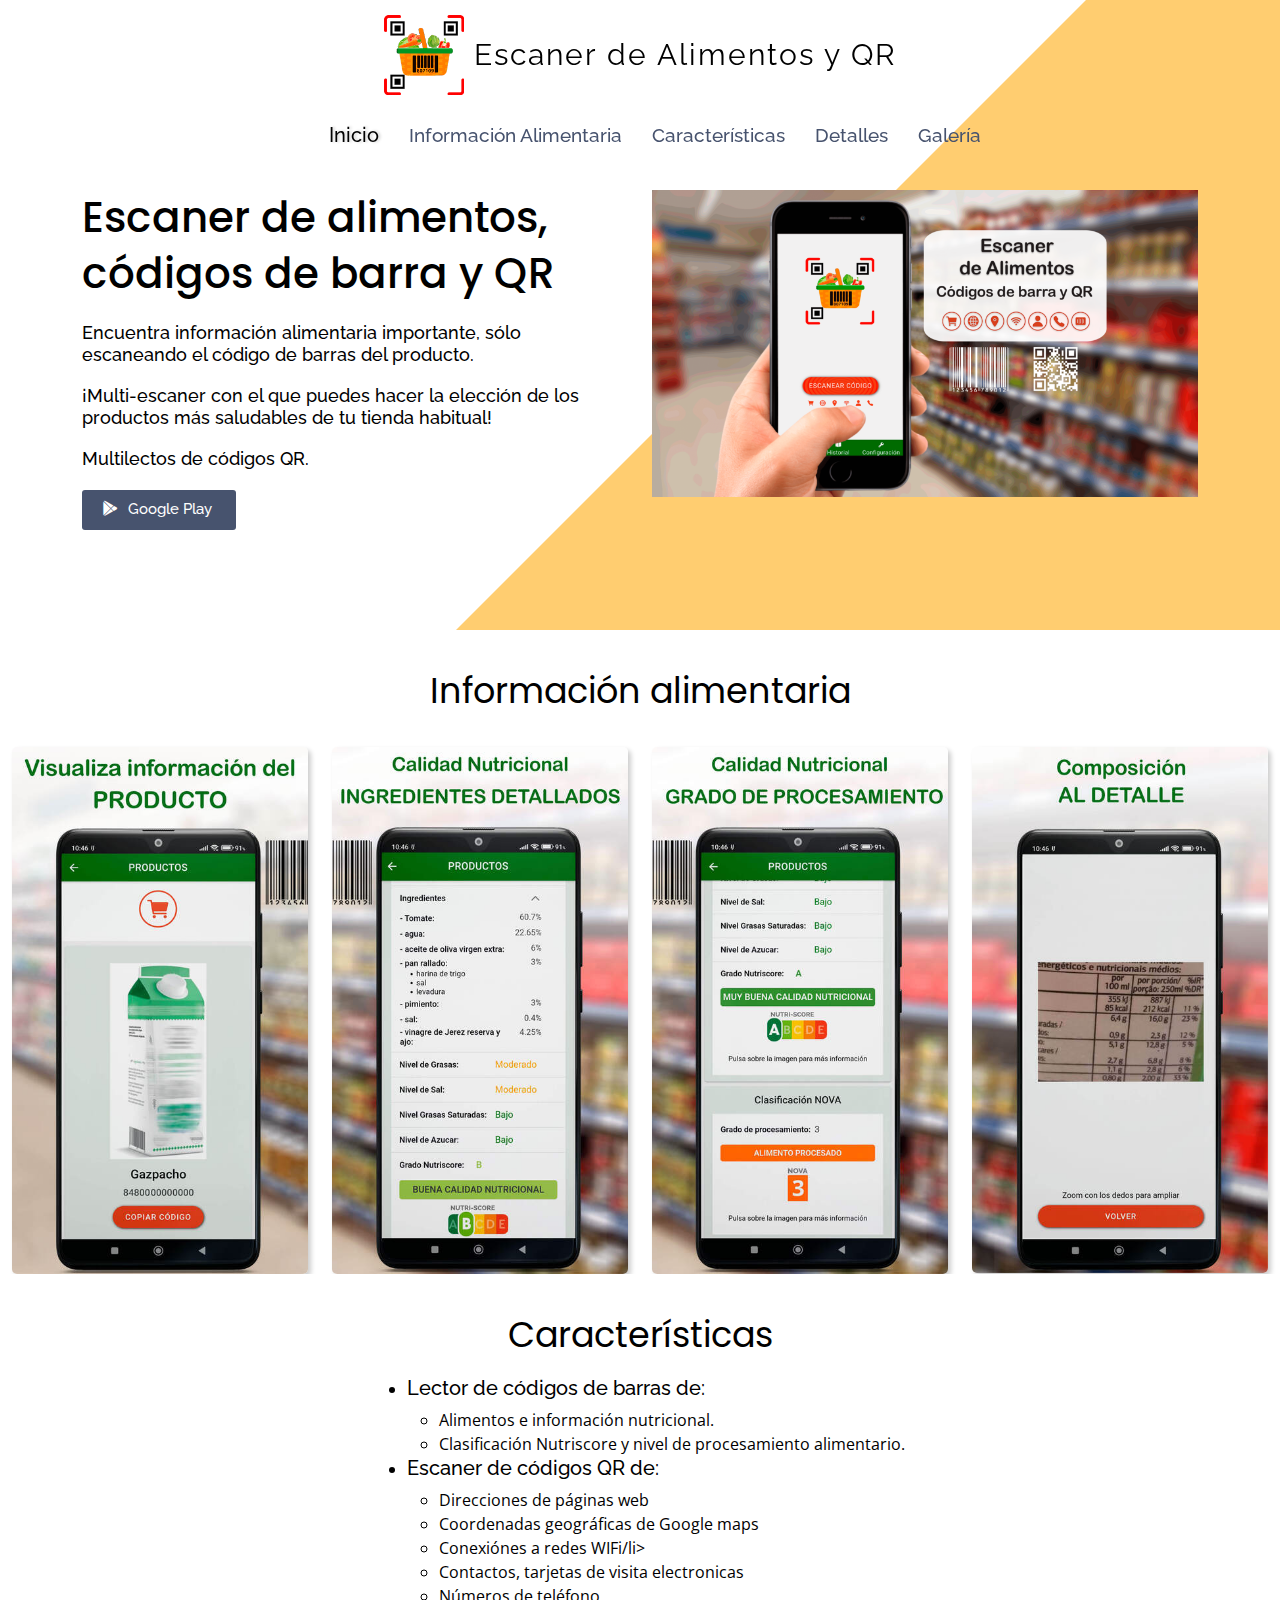
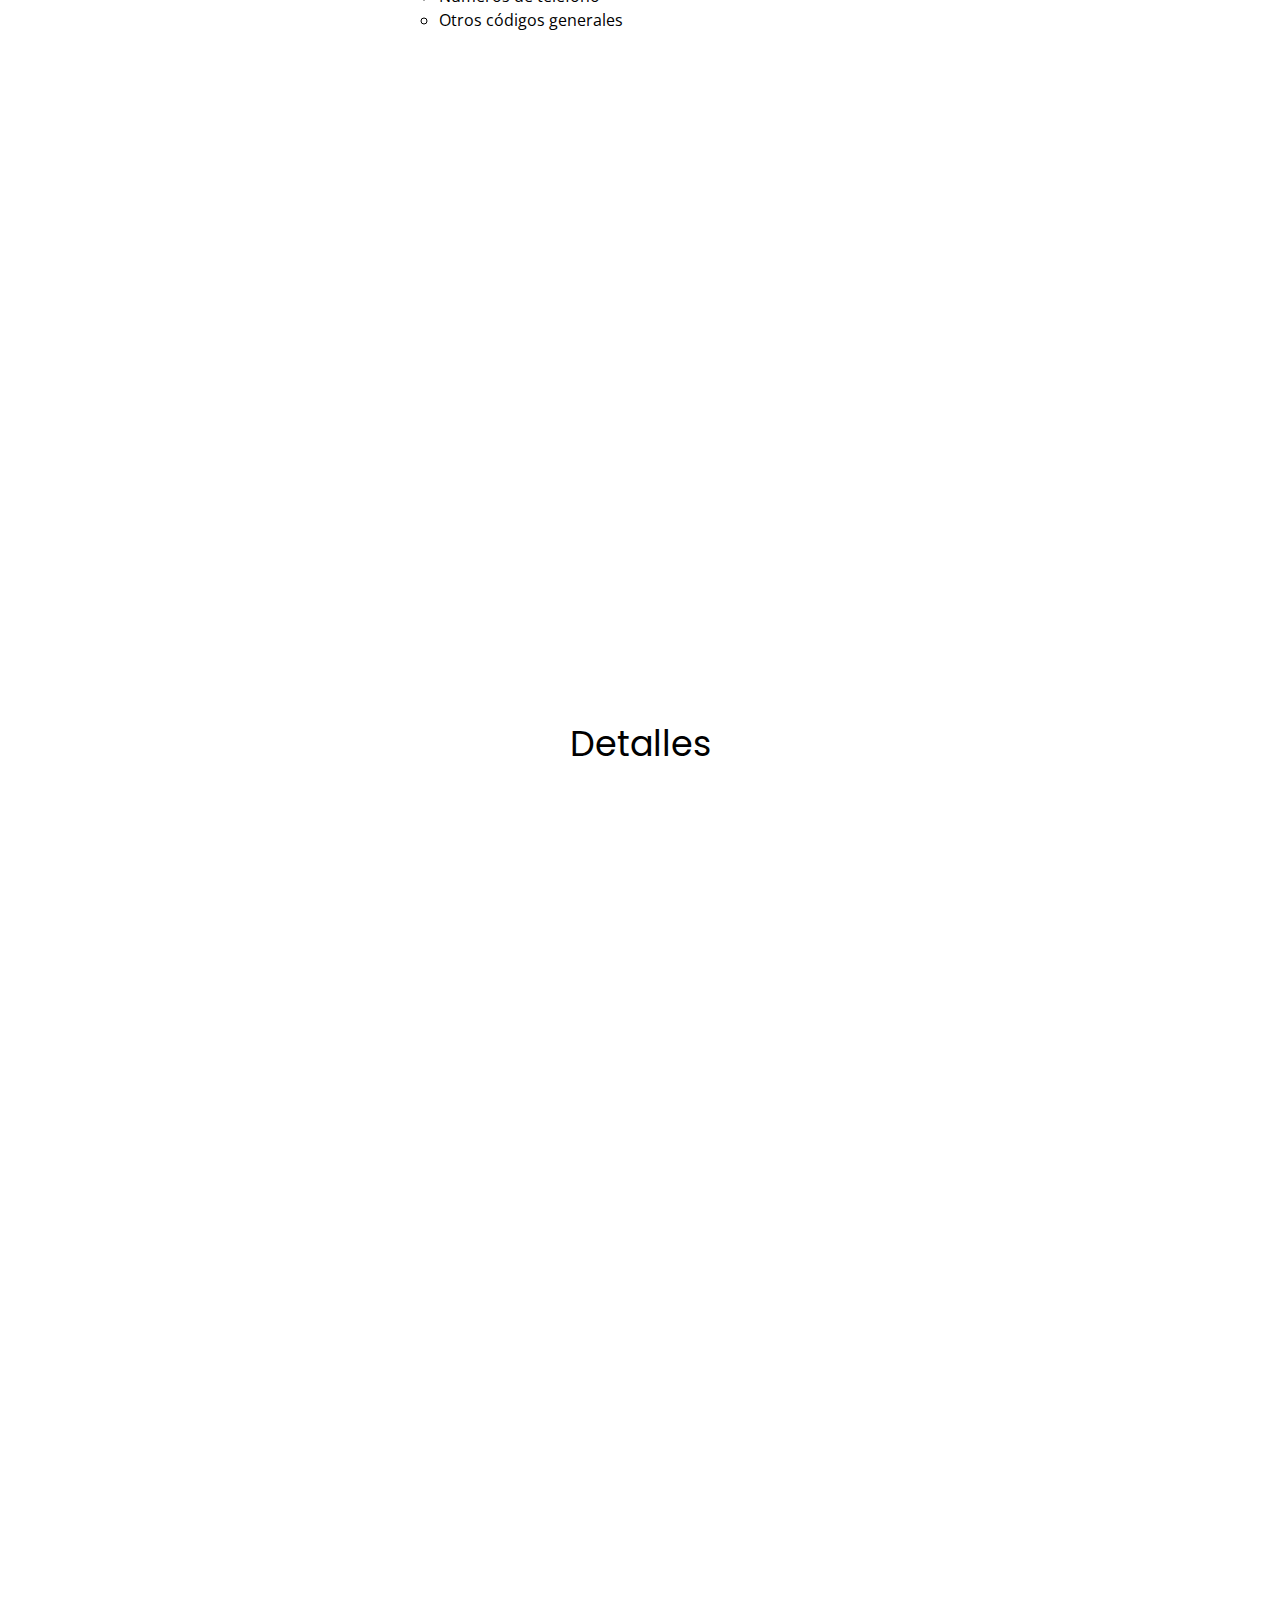
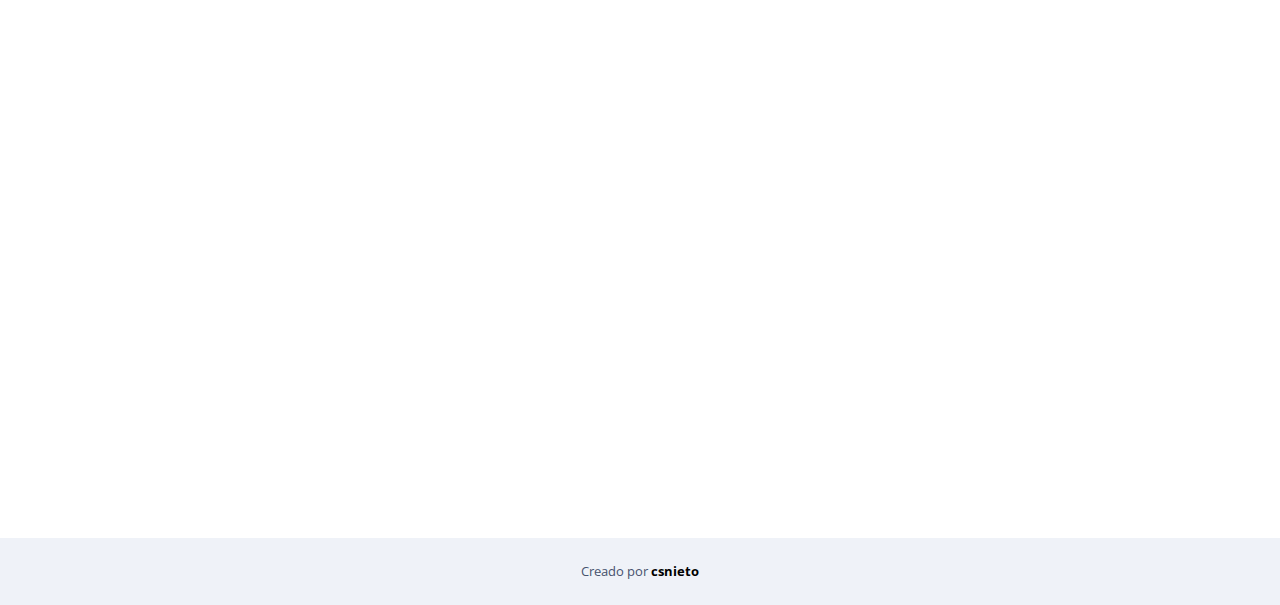
<file: index.html>
<!DOCTYPE html>
<html lang="es">

<head>
  <meta charset="utf-8">
  <meta content="width=device-width, initial-scale=1.0" name="viewport">

  <title>Escaner de Alimentos y QR</title>
  <meta content="Escanea con el móvil códigos de barra de alimentos y QR de todo tipo" name="description">
  <meta content="Escaner, códigos de barra, QR, Nutriscore, Alimentos procesados" name="keywords">
  <meta name="google-site-verification" content="Pe-MX7osEO4ej4QFcAoPEZOML3_s9rZN2GoRqAiYxFk" />
  <!-- Favicons -->
  <link href="assets/img/favicon.png" rel="icon">
  <link href="assets/img/favicon.png" rel="apple-touch-icon">

  <!-- Google Fonts -->
  <link href="https://fonts.googleapis.com/css?family=Open+Sans:300,300i,400,400i,600,600i,700,700i|Raleway:300,300i,400,400i,500,500i,600,600i,700,700i|Poppins:300,300i,400,400i,500,500i,600,600i,700,700i" rel="stylesheet">

  <!-- Vendor CSS Files -->
  <link href="assets/vendor/aos/aos.css" rel="stylesheet">
  <link href="assets/vendor/bootstrap/css/bootstrap.min.css" rel="stylesheet">
  <link href="assets/vendor/bootstrap-icons/bootstrap-icons.css" rel="stylesheet">
  <link href="assets/vendor/boxicons/css/boxicons.min.css" rel="stylesheet">
  <link href="assets/vendor/glightbox/css/glightbox.min.css" rel="stylesheet">
  <link href="assets/vendor/swiper/swiper-bundle.min.css" rel="stylesheet">
  <link href="assets/css/style.css" rel="stylesheet">
</head>
<!-- Google tag (gtag.js) -->
<script async src="https://www.googletagmanager.com/gtag/js?id=G-4W7SH91HKG"></script>
<script>
  window.dataLayer = window.dataLayer || [];
  function gtag() { dataLayer.push(arguments); }
  gtag('js', new Date());

  gtag('config', 'G-4W7SH91HKG');
</script>
<body>
  <header id="header" class="fixed-top  header-transparent ">
    <div class="container d-flex align-items-center justify-content-between">

      <div class="logo">
        <img src="assets/img/logo.png" alt="Logo escaner de alimentos y QR">
        <h1><a href="index.html">Escaner de Alimentos y QR</a></h1>
      </div>
      <nav id="navbar" class="navbar">
        <ul>
          <li><a class="nav-link scrollto active" href="#hero">Inicio</a></li>
          <li><a class="nav-link scrollto active" href="#Minigallery">Información Alimentaria</a></li>
          <li><a class="nav-link scrollto" href="#features">Características</a></li>
          <li><a class="nav-link scrollto" href="#details">Detalles</a></li>          
          <li><a class="nav-link scrollto" href="#gallery">Galería</a></li>
        </ul>
        <i class="bi bi-list mobile-nav-toggle"></i>
      </nav>

    </div>
  </header>


  <section id="hero" class="d-flex align-items-center">

    <div class="container">
      <div class="row">
        <div class="col-lg-6 d-lg-flex flex-lg-column justify-content-center align-items-stretch pt-5 pt-lg-0 order-2 order-lg-1" data-aos="fade-up">
          <div>
            <h1>Escaner de alimentos, códigos de barra y QR</h1>
            <h2>Encuentra información alimentaria importante, sólo escaneando el código de barras del producto.</h2>
            <h2>¡Multi-escaner con el que puedes hacer la elección de los productos más saludables de tu tienda habitual!</h2>
            <h2>Multilectos de códigos QR.</h2>
            <a href="https://play.google.com/store/apps/details?id=com.csnieto.barcodeqrscanner&pli=1" class="download-btn"><i class="bx bxl-play-store"></i> Google Play</a>
          </div>
        </div>
        <div class="col-lg-6 d-lg-flex flex-lg-column align-items-stretch order-1 order-lg-2 hero-img" data-aos="fade-up">
          <img src="assets/img/presentacion.png" class="img-fluid" alt="">
        </div>
      </div>
    </div>

  </section>

  <main id="main">
    <section id="Minigallery">
      <div class="container">
        <div class="section-title">
          <h2>Información alimentaria</h2>
        </div>
      </div>
      <div class="container-fluid">
        <div class="miniGallery-slider">
          <div class="row">
            <div class="col-md-3 col-6"> <img src="assets/img/gallery/02-scanner.jpg" alt=""></div>
            <div class="col-md-3 col-6"><img src="assets/img/gallery/031-scanner.jpg" alt=""></div>
            <div class="col-md-3 col-6"><img src="assets/img/gallery/03-scanner.jpg" alt=""></div>
            <div class="col-md-3 col-6"><img src="assets/img/gallery/04-scanner.jpg" alt=""></div>
          </div>
        </div>
      </div>
    </section>
  
    <section id="features" class="features">
      <div class="container">
        <div class="section-title">
          <h2>Características</h2>
          <ul>
            <li><h5>Lector de códigos de barras de:</h5>
              <ul>
                <li>Alimentos e información nutricional.</li>
                <li>Clasificación Nutriscore y nivel de procesamiento alimentario.</li>
              </ul>
            </li>            
            <li><h5>Escaner de códigos QR de:</h5>
              <ul>
                <li>Direcciones de páginas web</li>
                <li>Coordenadas geográficas de Google maps</li>
                <li>Conexiónes a redes WIFi/li>
                <li>Contactos, tarjetas de visita electronicas</li>
                <li>Números de teléfono</li>
                <li>Otros códigos generales</li>
              </ul>
            </li>
          </ul>
        </div>

        <div class="row no-gutters">
          <div class="col-xl-12 d-flex align-items-stretch order-2 order-lg-1">
            <div class="content d-flex flex-column justify-content-center">
              <div class="row">
                <div class="col-lg-4 icon-box" data-aos="fade-up">                  
                  <img src="assets/img/ico-50/compra-icon.png" alt="">
                  <h4>Información alimentaria</h4>
                  <p>Lee <strong>códigos de barras</strong> de productos alimentarios ofreciendo información de marca, peso, país de procedencia, alérgenos, ingredientes, información nutricional y clasificación "Nutriscore".</p>
                </div>
                <div class="col-lg-4 icon-box" data-aos="fade-up" data-aos-delay="100">
                <img src="assets/img/ico-50/web-icon.png" alt="">
                  <h4>Lector de URLS</h4>
                  <p>Lee <strong>códigos QR</strong> de cualquier dirección de página web.</p>
                </div>
                <div class="col-lg-4 icon-box" data-aos="fade-up" data-aos-delay="200">
                  <img src="assets/img/ico-50/geo-icon.png" alt="">
                  <h4>Geoposicionamiento</h4>
                  <p>Lee <strong>códigos QR</strong> de posiciones geográficas de mapas como Google Maps.</p>
                </div>
                <div class="col-lg-4 icon-box" data-aos="fade-up" data-aos-delay="300">
                <img src="assets/img/ico-50/wifi-ico.png" alt="">
                  <h4>Wifi</h4>
                  <p>Lector QR de <strong>códigos Wifi</strong>. Permite copiar la contraseña para su utilización en redes.</p>
                </div>
                <div class="col-lg-4 icon-box" data-aos="fade-up" data-aos-delay="400">
                  <img src="assets/img/ico-50/person-icon.png" alt="">
                  <h4>Contactos</h4>
                  <p>Lee <strong>QR de Contactos</strong> o Tarjetas personales (vCard, meCard). Permite añadirlo a los Contactos del dispositivo móvil.</p>
                </div>
                <div class="col-lg-4 icon-box" data-aos="fade-up" data-aos-delay="500">
                  <img src="assets/img/ico-50/tel-icon.png" alt="">
                  <h4>Teléfono</h4>
                  <p><strong>QR de números de teléfono</strong>. Puedes guardar el número de teléfono y llamar a este desde la misma apliación.</p>
                </div>
                <div class="col-lg-4 icon-box" data-aos="fade-up" data-aos-delay="500">
                  <img src="assets/img/ico-50/barcode-icon.png" alt="">
                  <h4>Códigos de barra genéricos</h4>
                  <p>Obtiene la información de códigos de barra genéricos y la almacena en el historial.</p>
                </div>
              </div>
            </div>
          </div>

        </div>

      </div>
    </section>

    <section id="details" class="details">
      <div class="container">

        <div class="row content">
          <div class="section-title">
            <h2>Detalles</h2> 
          </div>
          <div class="col-md-6 order-1 order-md-2" data-aos="fade-left">
            <img src="assets/img/detalles.jpg" class="img-fluid" alt="">
          </div>
          <div class="col-md-6 pt-5 order-2 order-md-1" data-aos="fade-up">
            <h3>Lector QR y Códigos de barra</h3>
            <p>
              Lee <strong>códigos de</strong> <strong>alimentos&nbsp;</strong>e información nutricional, urls, coordenadas geográficas, conexión a redes WIFi, contactos, tarjetas de visita, números de teléfono y otros códigos generales.
            </p>
            <p><strong>Guarda el historial</strong> de escaneos y accede posteriormente a ellos.</p>
            <p><strong>Configura el escaner&nbsp;</strong>con la cámara trasera o delantera, linterna, sonido de captura de código...</p>          
            
            <ul>
              <h4>Escanea códigos de barras de productos alimentarios:</h4>
              <li><i class="bi bi-check"></i> Averigua la <strong>información nutricional</strong> de los productos alimenticios su marca y origen.&nbsp;</li>
              <li><i class="bi bi-check"></i> Puedes buscar estos productos en Google o Amazon</li>  
              <li><i class="bi bi-check"></i> Características nutricionales, nivel de grasas, sal, azucar y <strong>puntuación NUTRI-SCORE</strong>.</li>
            </ul>
              <h4>Lee códigos QR para:</h4>
              <ul>
                <li><i class="bi bi-check"></i> Enlaces <strong>URL</strong>.&nbsp;</li>
                <li><i class="bi bi-check"></i> Geoposicionamiento y <strong>Mapas</strong>.&nbsp;</li>
                <li><i class="bi bi-check"></i> Conexión a <strong>WIFI</strong>.&nbsp;</li>
                <li><i class="bi bi-check"></i> <strong>Contactos</strong>: Vcard y MEcard.&nbsp;</li>
                <li><i class="bi bi-check"></i> Números de <strong>teléfono</strong>.&nbsp;</li>
                <li><i class="bi bi-check"></i> Codigos generales.</li>
              </ul>
          </div>
        </div>

      </div>
    </section>

    <section id="gallery" class="gallery">
      <div class="container" data-aos="fade-up">
        <div class="section-title">
          <h2>Galería</h2>         
        </div>
      </div>
      <div class="container-fluid" data-aos="fade-up">
        <div class="gallery-slider swiper">
          <div class="swiper-wrapper">
            <div class="swiper-slide"><a href="assets/img/gallery/01-scanner.jpg" class="gallery-lightbox" data-gall="gallery-carousel"><img src="assets/img/gallery/01-scanner.jpg" class="img-fluid" alt=""></a></div>
            <div class="swiper-slide"><a href="assets/img/gallery/02-scanner.jpg" class="gallery-lightbox" data-gall="gallery-carousel"><img src="assets/img/gallery/02-scanner.jpg" class="img-fluid" alt=""></a></div>
            <div class="swiper-slide"><a href="assets/img/gallery/021-scanner.jpg" class="gallery-lightbox" data-gall="gallery-carousel"><img src="assets/img/gallery/021-scanner.jpg" class="img-fluid" alt=""></a></div>
            <div class="swiper-slide"><a href="assets/img/gallery/03-scanner.jpg" class="gallery-lightbox" data-gall="gallery-carousel"><img src="assets/img/gallery/03-scanner.jpg" class="img-fluid" alt=""></a></div>
            <div class="swiper-slide"><a href="assets/img/gallery/031-scanner.jpg" class="gallery-lightbox" data-gall="gallery-carousel"><img src="assets/img/gallery/031-scanner.jpg" class="img-fluid" alt=""></a></div>
            <div class="swiper-slide"><a href="assets/img/gallery/04-scanner.jpg" class="gallery-lightbox" data-gall="gallery-carousel"><img src="assets/img/gallery/04-scanner.jpg" class="img-fluid" alt=""></a></div>
            <div class="swiper-slide"><a href="assets/img/gallery/05-scanner.jpg" class="gallery-lightbox" data-gall="gallery-carousel"><img src="assets/img/gallery/05-scanner.jpg" class="img-fluid" alt=""></a></div>
            <div class="swiper-slide"><a href="assets/img/gallery/06-scanner.jpg" class="gallery-lightbox" data-gall="gallery-carousel"><img src="assets/img/gallery/06-scanner.jpg" class="img-fluid" alt=""></a></div>
            <div class="swiper-slide"><a href="assets/img/gallery/07-scanner.jpg" class="gallery-lightbox" data-gall="gallery-carousel"><img src="assets/img/gallery/07-scanner.jpg" class="img-fluid" alt=""></a></div>
          </div>
          <div class="swiper-pagination"></div>
        </div>

      </div>
    </section>

  </main>

  <footer id="footer">    
    <div class="container py-4">
      <div class="credits">      
        Creado por <strong><span><a href="mailto:csnietocsn@gmail.com">csnieto</a></span></strong>
      </div>
    </div>
  </footer>

  <a href="#" class="back-to-top d-flex align-items-center justify-content-center"><i class="bi bi-arrow-up-short"></i></a>

  <script src="assets/vendor/aos/aos.js"></script>
  <script src="assets/vendor/bootstrap/js/bootstrap.bundle.min.js"></script>
  <script src="assets/vendor/glightbox/js/glightbox.min.js"></script>
  <script src="assets/vendor/swiper/swiper-bundle.min.js"></script>
  <script src="assets/js/main.js"></script>

</body>

</html>
</file>
<file: assets/css/style.css>
/*--------------------------------------------------------------
# General
--------------------------------------------------------------*/
body {
  font-family: "Open Sans", sans-serif;
  color: #000000;
}

a {
  color: #000000;
  text-decoration: none;
}

a:hover {
  color: #7b94c9;
  text-decoration: none;
}

h1,
h2,
h3,
h4,
h5,
h6 {
  font-family: "Raleway", sans-serif;
}

/*--------------------------------------------------------------
# Back to top button
--------------------------------------------------------------*/
.back-to-top {
  position: fixed;
  visibility: hidden;
  opacity: 0;
  right: 15px;
  bottom: 15px;
  z-index: 996;
  background: #000000;
  width: 40px;
  height: 40px;
  border-radius: 50px;
  transition: all 0.4s;
}

.back-to-top i {
  font-size: 24px;
  color: #fff;
  line-height: 0;
}

.back-to-top:hover {
  background: #748ec6;
  color: #fff;
}

.back-to-top.active {
  visibility: visible;
  opacity: 1;
}

/*--------------------------------------------------------------
# Disable aos animation delay on mobile devices
--------------------------------------------------------------*/
@media screen and (max-width: 768px) {
  [data-aos-delay] {
    transition-delay: 0 !important;
  }
}

/*--------------------------------------------------------------
# Header
--------------------------------------------------------------*/
#header {
  transition: all 0.5s;
  z-index: 997;
  transition: all 0.5s;
  padding: 15px 0;
  background: rgba(255, 255, 255, 0.95);
}

#header.header-transparent {
  background: transparent;
}

#header.header-scrolled {
  background: rgba(255, 255, 255, 0.95);
  box-shadow: 0px 2px 15px rgba(0, 0, 0, 0.1);
}

#header .logo {
      display: flex;
        align-items: center;
}

#header .logo img {
  margin: 0;
  max-height: 80px;

}

#header .logo h1 {
  font-size: 30px;
  margin: 0;
  line-height: 1;
  font-weight: 400;
  letter-spacing: 2px;
  padding-left: 10px;
}

#header .logo h1 a,
#header .logo h1 a:hover {
  color: #000000;
  text-decoration: none;
}

/*--------------------------------------------------------------
# Navigation Menu
--------------------------------------------------------------*/
/**
* Desktop Navigation 
*/
.navbar {
  padding: 0;
}

.navbar ul {
  margin: 0;
  padding: 0;
  display: flex;
  list-style: none;
  align-items: center;
}

.navbar li {
  position: relative;
}

.navbar a,
.navbar a:focus {
  display: flex;
  align-items: center;
  justify-content: space-between;
  padding: 10px 0 10px 30px;
  font-family: "Raleway", sans-serif;
  font-size: 19px;
  font-weight: 500;
  color: #47536e;
  white-space: nowrap;
  transition: 0.3s;
}

.navbar a i,
.navbar a:focus i {
  font-size: 20px;
  line-height: 0;
  margin-left: 5px;
}

.navbar a:hover,
.navbar .active,
.navbar .active:focus,
.navbar li:hover>a {
  color: #000000;
 text-shadow: 2px 0px 3px rgba(0, 0, 0, 0.2);
font-size: 20px;
}

.navbar .getstarted,
.navbar .getstarted:focus {
  background: #000000;
  padding: 12px 25px;
  margin-left: 30px;
  color: #fff;
  line-height: 1;
  border-radius: 50px;
}

.navbar .getstarted:hover,
.navbar .getstarted:focus:hover {
  background: #748ec6;
  color: #fff;
}

.navbar .dropdown ul {
  display: block;
  position: absolute;
  left: 14px;
  top: calc(100% + 30px);
  margin: 0;
  padding: 10px 0;
  z-index: 99;
  opacity: 0;
  visibility: hidden;
  background: #fff;
  box-shadow: 0px 0px 30px rgba(127, 137, 161, 0.25);
  transition: 0.3s;
  border-radius: 4px;
}

.navbar .dropdown ul li {
  min-width: 200px;
}

.navbar .dropdown ul a {
  padding: 10px 20px;
  font-size: 15px;
  text-transform: none;
  font-weight: 600;
}

.navbar .dropdown ul a i {
  font-size: 12px;
}

.navbar .dropdown ul a:hover,
.navbar .dropdown ul .active:hover,
.navbar .dropdown ul li:hover>a {
  color: #000000;
}

.navbar .dropdown:hover>ul {
  opacity: 1;
  top: 100%;
  visibility: visible;
}

.navbar .dropdown .dropdown ul {
  top: 0;
  left: calc(100% - 30px);
  visibility: hidden;
}

.navbar .dropdown .dropdown:hover>ul {
  opacity: 1;
  top: 0;
  left: 100%;
  visibility: visible;
}

@media (max-width: 1366px) {
  .navbar .dropdown .dropdown ul {
    left: -90%;
  }

  .navbar .dropdown .dropdown:hover>ul {
    left: -100%;
  }
}

/**
* Mobile Navigation 
*/
.mobile-nav-toggle {
  color: #47536e;
  font-size: 28px;
  cursor: pointer;
  display: none;
  line-height: 0;
  transition: 0.5s;
}

.mobile-nav-toggle.bi-x {
  color: #fff;
}

@media (max-width: 991px) {
  .mobile-nav-toggle {
    display: block;
  }

  .navbar ul {
    display: none;
  }
}

.navbar-mobile {
  position: fixed;
  overflow: hidden;
  top: 0;
  right: 0;
  left: 0;
  bottom: 0;
  background: rgba(51, 60, 79, 0.9);
  transition: 0.3s;
  z-index: 999;
}

.navbar-mobile .mobile-nav-toggle {
  position: absolute;
  top: 15px;
  right: 15px;
}

.navbar-mobile ul {
  display: block;
  position: absolute;
  top: 55px;
  right: 15px;
  bottom: 15px;
  left: 15px;
  padding: 10px 0;
  border-radius: 6px;
  background-color: #fff;
  overflow-y: auto;
  transition: 0.3s;
}

.navbar-mobile a,
.navbar-mobile a:focus {
  padding: 10px 20px;
  font-size: 15px;
  color: #47536e;
}

.navbar-mobile a:hover,
.navbar-mobile .active,
.navbar-mobile li:hover>a {
  color: #000000;
}

.navbar-mobile .getstarted,
.navbar-mobile .getstarted:focus {
  margin: 15px;
}

.navbar-mobile .dropdown ul {
  position: static;
  display: none;
  margin: 10px 20px;
  padding: 10px 0;
  z-index: 99;
  opacity: 1;
  visibility: visible;
  background: #fff;
  box-shadow: 0px 0px 30px rgba(127, 137, 161, 0.25);
}

.navbar-mobile .dropdown ul li {
  min-width: 200px;
}

.navbar-mobile .dropdown ul a {
  padding: 10px 20px;
}

.navbar-mobile .dropdown ul a i {
  font-size: 12px;
}

.navbar-mobile .dropdown ul a:hover,
.navbar-mobile .dropdown ul .active:hover,
.navbar-mobile .dropdown ul li:hover>a {
  color: #000000;
}

.navbar-mobile .dropdown>.dropdown-active {
  display: block;
}

/*--------------------------------------------------------------
# Hero Section
--------------------------------------------------------------*/
#hero {
  width: 100%;
  position: relative;
  overflow: hidden;
  padding: 140px 0 100px 0;
}

#hero::before {
  content: "";
  position: absolute;
  right: -100%;
  top: 20%;
  width: 250%;
  height: 200%;
  z-index: -1;
  background-color:rgba(255, 166, 0, 0.559);
  transform: skewY(135deg);
}

#hero h1 {
  margin: 0 0 10px 0;
  font-size: 42px;
  font-weight: 500;
  line-height: 56px;
  color: #000000;
  font-family: "Poppins", sans-serif;
}

#hero h2 {
  color: #000000;
  margin: 20px 0;
  font-size: 18px;
}

#hero .download-btn {
  font-family: "Raleway", sans-serif;
  font-weight: 500;
  font-size: 15px;
  display: inline-block;
  padding: 8px 24px 10px 46px;
  border-radius: 3px;
  transition: 0.5s;
  color: #fff;
  background: #47536e;
  position: relative;
}

#hero .download-btn:hover {
  background: #000000;
}

#hero .download-btn i {
  font-size: 20px;
  position: absolute;
  left: 18px;
  top: 8.5px;
}

#hero .download-btn+.download-btn {
  margin-left: 20px;
}

@media (max-width: 991px) {
  #hero {
    text-align: center;
  }

  #hero .download-btn+.download-btn {
    margin: 0 10px;
  }

  #hero .hero-img {
    text-align: center;
  }

  #hero .hero-img img {
    width: 60%;
  }
}

@media (max-width: 768px) {
  #hero h1 {
    font-size: 28px;
    line-height: 36px;
  }

  #hero h2 {
    font-size: 18px;
    line-height: 24px;
    margin-bottom: 30px;
  }

  #hero .hero-img img {
    width: 70%;
  }
}

@media (max-width: 575px) {
  #hero .hero-img img {
    width: 80%;
  }
}



@media (max-width: 575px) {
  #header .logo img {
    max-height: 50px;
  }

  #header .logo h1 {
    font-size: 25px;
  }
}

@media (min-width: 991px) {
  #header .container {
    flex-flow: column;
  }
#header #navbar{
    padding: 15px 0;
}
  #hero {
    padding: 190px 0 100px 0;
  }
}

@media (min-width: 1400px) {
  #header .container {
    flex-flow: row;
  }

  #hero {
    padding: 140px 0 100px 0;
  }
}




/*--------------------------------------------------------------
# Sections General
--------------------------------------------------------------*/
section {
  padding: 40px 0 0 0;
  overflow: hidden;
}

.section-bg {
  background-color: #f2f5fa;
}

.section-title {
  text-align: center;
  padding-bottom: 15px;
}

.section-title h2 {
  font-size: 35px;
  font-weight: 400;
  margin-bottom: 20px;
  padding-bottom: 0;
  color: #000000;
  font-family: "Poppins", sans-serif;
}

.section-title p {
  margin-bottom: 0;
  font-size: 18px;
}

/*--------------------------------------------------------------
# Breadcrumbs
--------------------------------------------------------------*/
.breadcrumbs {
  margin-top: 75px;
  padding: 15px 0;
  background-color: #f6f8fb;
  min-height: 40px;
}

@media (max-width: 992px) {
  .breadcrumbs {
    margin-top: 60px;
  }
}

.breadcrumbs h2 {
  font-size: 24px;
  font-weight: 300;
}

.breadcrumbs ol {
  display: flex;
  flex-wrap: wrap;
  list-style: none;
  padding: 0;
  margin: 0;
  font-size: 14px;
}

.breadcrumbs ol li+li {
  padding-left: 10px;
}

.breadcrumbs ol li+li::before {
  display: inline-block;
  padding-right: 10px;
  color: #6c757d;
  content: "/";
}

@media (max-width: 768px) {
  .breadcrumbs .d-flex {
    display: block !important;
  }

  .breadcrumbs ol {
    display: block;
  }

  .breadcrumbs ol li {
    display: inline-block;
  }
}

/*--------------------------------------------------------------
# App Features
--------------------------------------------------------------*/
.features .content {
  padding: 30px 0;
}

.features .content .icon-box {
  margin-top: 25px;
}
.features .content .icon-box img {
  display: inline-block;
}
.features .content .icon-box h4 {
  display: inline-block;
  font-size: 20px;
  font-weight: 700;
  margin: 5px 0 10px 5px;
}

.features .content .icon-box i {
  font-size: 48px;
  float: left;
  color: #000000;
}

.features .content .icon-box p {
  font-size: 17px;
  color: #3e3e3e;
  margin-left: 60px;
}


.features ul{
    text-align: left;
    margin: 0 auto;
    display: inline-block;
}



@media (max-width: 991px) {
  .features .image {
    text-align: center;
  }

  .features .image img {
    max-width: 80%;
  }
}

@media (max-width: 667px) {
  .features .image img {
    max-width: 100%;
  }
}

/*--------------------------------------------------------------
# Details
--------------------------------------------------------------*/
.details .content+.content {
  margin-top: 100px;
}

.details .content h3 {
  font-weight: 700;
  font-size: 27px;
  padding-bottom: 10px;
}
.details .content h4 {
  font-weight: 700;
  font-size: 20px;
  padding: 10px 0;
  text-decoration: underline;
}
.details .content p {
font-size: 17px;
}
.details .content ul {
  list-style: none;
  padding: 0;
}

.details .content ul li {
  padding-bottom: 10px;
  font-size: 17px;
}

.details .content ul i {
  font-size: 24px;
  padding-right: 2px;
  color: #000000;
  line-height: 0;
}

.details .content p:last-child {
  margin-bottom: 0;
}

/*--------------------------------------------------------------
# Gallery
--------------------------------------------------------------*/
.gallery {
  overflow: hidden;
}

.gallery .swiper-slide {
  transition: 0.3s;
}

.gallery .swiper-pagination {
  margin-top: 20px;
  position: relative;
}

.gallery .swiper-pagination .swiper-pagination-bullet {
  width: 12px;
  height: 12px;
  background-color: #fff;
  opacity: 1;
  border: 1px solid #000000;
}

.gallery .swiper-pagination .swiper-pagination-bullet-active {
  background-color: #000000;
}

.gallery .swiper-slide-active {
  text-align: center;
}

@media (min-width: 992px) {
  .gallery .swiper-wrapper {
    padding: 40px 0;
  }

  .gallery .swiper-slide-active {
    border: 6px solid #000000;
    padding: 4px;
    background: #fff;
    z-index: 1;
    transform: scale(1.2);
    margin-top: 10px;
    border-radius: 25px;
  }
}

/*--------------------------------------------------------------
# Testimonials
--------------------------------------------------------------*/
.testimonials .testimonials-carousel,
.testimonials .testimonials-slider {
  overflow: hidden;
}

.testimonials .testimonial-item {
  box-sizing: content-box;
  padding: 30px 30px 30px 60px;
  margin: 30px 10px 30px 50px;
  min-height: 200px;
  box-shadow: 0px 2px 15px rgba(0, 0, 0, 0.08);
  position: relative;
  background: #fff;
}

.testimonials .testimonial-item .testimonial-img {
  width: 90px;
  border-radius: 10px;
  border: 6px solid #fff;
  position: absolute;
  left: -45px;
}

.testimonials .testimonial-item h3 {
  font-size: 18px;
  font-weight: bold;
  margin: 10px 0 5px 0;
  color: #111;
}

.testimonials .testimonial-item h4 {
  font-size: 14px;
  color: #999;
  margin: 0;
}

.testimonials .testimonial-item .quote-icon-left,
.testimonials .testimonial-item .quote-icon-right {
  color: #e8ecf5;
  font-size: 26px;
}

.testimonials .testimonial-item .quote-icon-left {
  display: inline-block;
  left: -5px;
  position: relative;
}

.testimonials .testimonial-item .quote-icon-right {
  display: inline-block;
  right: -5px;
  position: relative;
  top: 10px;
}

.testimonials .testimonial-item p {
  font-style: italic;
  margin: 15px auto 15px auto;
}

.testimonials .swiper-pagination {
  margin-top: 20px;
  position: relative;
}

.testimonials .swiper-pagination .swiper-pagination-bullet {
  width: 12px;
  height: 12px;
  background-color: #fff;
  opacity: 1;
  border: 1px solid #000000;
}

.testimonials .swiper-pagination .swiper-pagination-bullet-active {
  background-color: #000000;
}

/*--------------------------------------------------------------
# Pricing
--------------------------------------------------------------*/
.pricing .row {
  padding-top: 40px;
}

.pricing .box {
  padding: 40px;
  margin-bottom: 30px;
  box-shadow: 0px 0px 30px rgba(73, 78, 92, 0.15);
  background: #fff;
  text-align: center;
}

.pricing h3 {
  font-weight: 300;
  margin-bottom: 15px;
  font-size: 28px;
}

.pricing h4 {
  font-size: 46px;
  color: #000000;
  font-weight: 400;
  font-family: "Open Sans", sans-serif;
  margin-bottom: 25px;
}

.pricing h4 span {
  color: #bababa;
  font-size: 18px;
  display: block;
}

.pricing ul {
  padding: 0;
  list-style: none;
  color: #999;
  text-align: left;
  line-height: 20px;
}

.pricing ul li {
  padding-bottom: 12px;
}

.pricing ul i {
  color: #000000;
  font-size: 18px;
  padding-right: 4px;
}

.pricing ul .na {
  color: #ccc;
}

.pricing ul .na i {
  color: #ccc;
}

.pricing ul .na span {
  text-decoration: line-through;
}

.pricing .get-started-btn {
  background: #47536e;
  display: inline-block;
  padding: 8px 30px;
  border-radius: 20px;
  color: #fff;
  font-size: 14px;
  font-weight: 400;
  font-family: "Raleway", sans-serif;
  transition: 0.3s;
}

.pricing .get-started-btn:hover {
  background: #000000;
}

.pricing .featured {
  z-index: 10;
  margin: -30px -5px 0 -5px;
}

.pricing .featured .get-started-btn {
  background: #000000;
}

.pricing .featured .get-started-btn:hover {
  background: #748ec6;
}

@media (max-width: 992px) {
  .pricing .box {
    max-width: 60%;
    margin: 0 auto 30px auto;
  }
}

@media (max-width: 767px) {
  .pricing .box {
    max-width: 80%;
    margin: 0 auto 30px auto;
  }
}

@media (max-width: 420px) {
  .pricing .box {
    max-width: 100%;
    margin: 0 auto 30px auto;
  }
}

/*--------------------------------------------------------------
# Frequently Asked Questions
--------------------------------------------------------------*/
.faq .accordion-list {
  padding: 0 100px;
}

.faq .accordion-list ul {
  padding: 0;
  list-style: none;
}

.faq .accordion-list li+li {
  margin-top: 15px;
}

.faq .accordion-list li {
  padding: 20px;
  background: #fff;
  border-radius: 4px;
  position: relative;
}

.faq .accordion-list a {
  display: block;
  position: relative;
  font-family: "Poppins", sans-serif;
  font-size: 16px;
  line-height: 24px;
  font-weight: 500;
  padding: 0 30px;
  outline: none;
  cursor: pointer;
}

.faq .accordion-list .icon-help {
  font-size: 24px;
  position: absolute;
  right: 0;
  left: 20px;
  color: #b1c0df;
}

.faq .accordion-list .icon-show,
.faq .accordion-list .icon-close {
  font-size: 24px;
  position: absolute;
  right: 0;
  top: 0;
}

.faq .accordion-list p {
  margin-bottom: 0;
  padding: 10px 0 0 0;
}

.faq .accordion-list .icon-show {
  display: none;
}

.faq .accordion-list a.collapsed {
  color: #343a40;
}

.faq .accordion-list a.collapsed:hover {
  color: #000000;
}

.faq .accordion-list a.collapsed .icon-show {
  display: inline-block;
}

.faq .accordion-list a.collapsed .icon-close {
  display: none;
}

@media (max-width: 1200px) {
  .faq .accordion-list {
    padding: 0;
  }
}

/*--------------------------------------------------------------
# Contact
--------------------------------------------------------------*/
.contact .info {
  padding: 20px 40px;
  background: #f1f3f6;
  color: #47536e;
  text-align: center;
  border: 1px solid #fff;
}

.contact .info i {
  font-size: 48px;
  color: #9fb2d8;
  margin-bottom: 15px;
}

.contact .info h4 {
  padding: 0;
  margin: 0 0 10px 0;
  font-size: 16px;
  font-weight: 600;
  text-transform: uppercase;
  font-family: "Poppins", sans-serif;
}

.contact .info p {
  font-size: 15px;
}

.contact .php-email-form {
  width: 100%;
}

.contact .php-email-form .error-message {
  display: none;
  color: #fff;
  background: #ed3c0d;
  text-align: left;
  padding: 15px;
  font-weight: 600;
}

.contact .php-email-form .error-message br+br {
  margin-top: 25px;
}

.contact .php-email-form .sent-message {
  display: none;
  color: #fff;
  background: #18d26e;
  text-align: center;
  padding: 15px;
  font-weight: 600;
}

.contact .php-email-form .loading {
  display: none;
  background: #fff;
  text-align: center;
  padding: 15px;
}

.contact .php-email-form .loading:before {
  content: "";
  display: inline-block;
  border-radius: 50%;
  width: 24px;
  height: 24px;
  margin: 0 10px -6px 0;
  border: 3px solid #18d26e;
  border-top-color: #eee;
  animation: animate-loading 1s linear infinite;
}

.contact .php-email-form label {
  font-family: "Poppins", sans-serif;
  margin-bottom: 5px;
  color: #8a8c95;
}

.contact .php-email-form input,
.contact .php-email-form textarea {
  border-radius: 0;
  box-shadow: none;
  font-size: 14px;
}

.contact .php-email-form input:focus,
.contact .php-email-form textarea:focus {
  border-color: #000000;
}

.contact .php-email-form input {
  padding: 10px 15px;
}

.contact .php-email-form textarea {
  padding: 12px 15px;
}

.contact .php-email-form button[type=submit] {
  background: #fff;
  border: 2px solid #000000;
  padding: 10px 24px;
  color: #000000;
  transition: 0.4s;
  border-radius: 50px;
  margin-top: 5px;
}

.contact .php-email-form button[type=submit]:hover {
  background: #000000;
  color: #fff;
}

@media (max-width: 1024px) {
  .contact .php-email-form {
    padding: 30px 15px 15px 15px;
  }
}

@media (max-width: 768px) {
  .contact .php-email-form {
    padding: 15px 0 0 0;
  }
}

@keyframes animate-loading {
  0% {
    transform: rotate(0deg);
  }

  100% {
    transform: rotate(360deg);
  }
}

/*--------------------------------------------------------------
# Footer
--------------------------------------------------------------*/
#footer {
  padding: 0 0 0 0;
  color: #47536e;
  font-size: 14px;
  background: #eff2f8;
}

#footer .footer-newsletter {
  padding: 50px 0;
  background: #eff2f8;
  text-align: center;
  font-size: 15px;
}

#footer .footer-newsletter h4 {
  font-size: 24px;
  margin: 0 0 20px 0;
  padding: 0;
  line-height: 1;
  font-weight: 600;
  color: #47536e;
}

#footer .footer-newsletter form {
  margin-top: 30px;
  background: #fff;
  padding: 6px 10px;
  position: relative;
  border-radius: 50px;
  box-shadow: 0px 2px 15px rgba(0, 0, 0, 0.1);
  text-align: left;
}

#footer .footer-newsletter form input[type=email] {
  border: 0;
  padding: 4px 8px;
  width: calc(100% - 100px);
}

#footer .footer-newsletter form input[type=submit] {
  position: absolute;
  top: 0;
  right: 0;
  bottom: 0;
  border: 0;
  font-size: 16px;
  padding: 0 20px;
  background: #000000;
  color: #fff;
  transition: 0.3s;
  border-radius: 50px;
  box-shadow: 0px 2px 15px rgba(0, 0, 0, 0.1);
}

#footer .footer-newsletter form input[type=submit]:hover {
  background: #415f9d;
}

#footer .footer-top {
  padding: 60px 0 30px 0;
  background: #fff;
}

#footer .footer-top .footer-contact {
  margin-bottom: 30px;
}

#footer .footer-top .footer-contact h4 {
  font-size: 22px;
  margin: 0 0 30px 0;
  padding: 2px 0 2px 0;
  line-height: 1;
  font-weight: 700;
  color: #47536e;
}

#footer .footer-top .footer-contact p {
  font-size: 14px;
  line-height: 24px;
  margin-bottom: 0;
  font-family: "Raleway", sans-serif;
  color: #8a8c95;
}

#footer .footer-top h4 {
  font-size: 16px;
  font-weight: bold;
  color: #47536e;
  position: relative;
  padding-bottom: 12px;
}

#footer .footer-top .footer-links {
  margin-bottom: 30px;
}

#footer .footer-top .footer-links ul {
  list-style: none;
  padding: 0;
  margin: 0;
}

#footer .footer-top .footer-links ul i {
  padding-right: 2px;
  color: #9fb2d8;
  font-size: 18px;
  line-height: 1;
}

#footer .footer-top .footer-links ul li {
  padding: 10px 0;
  display: flex;
  align-items: center;
}

#footer .footer-top .footer-links ul li:first-child {
  padding-top: 0;
}

#footer .footer-top .footer-links ul a {
  color: #8a8c95;
  transition: 0.3s;
  display: inline-block;
  line-height: 1;
}

#footer .footer-top .footer-links ul a:hover {
  text-decoration: none;
  color: #000000;
}

#footer .footer-top .social-links a {
  font-size: 18px;
  display: inline-block;
  background: #000000;
  color: #fff;
  line-height: 1;
  padding: 8px 0;
  margin-right: 4px;
  border-radius: 50%;
  text-align: center;
  width: 36px;
  height: 36px;
  transition: 0.3s;
}

#footer .footer-top .social-links a:hover {
  background: #27282c;
  color: #fff;
  text-decoration: none;
}

#footer .copyright {
  text-align: center;
  float: left;
  color: #47536e;
}

#footer .credits {
  text-align: center;
  font-size: 13px;
  color: #47536e;
}

@media (max-width: 768px) {

  #footer .copyright,
  #footer .credits {
    float: none;
    text-align: center;
    padding: 5px 0;
  }
}



#Minigallery .miniGallery-slider ul {
list-style-type: none;
display: flex;
justify-content: space-around;
}

#Minigallery .miniGallery-slider ul li{
width: auto;
display: inline-block;
}

#Minigallery .miniGallery-slider img{
width: 100%;
border-radius: 5px;
box-shadow: 3px 3px 5px rgba(0, 0, 0, 0.2);
}
</file>
